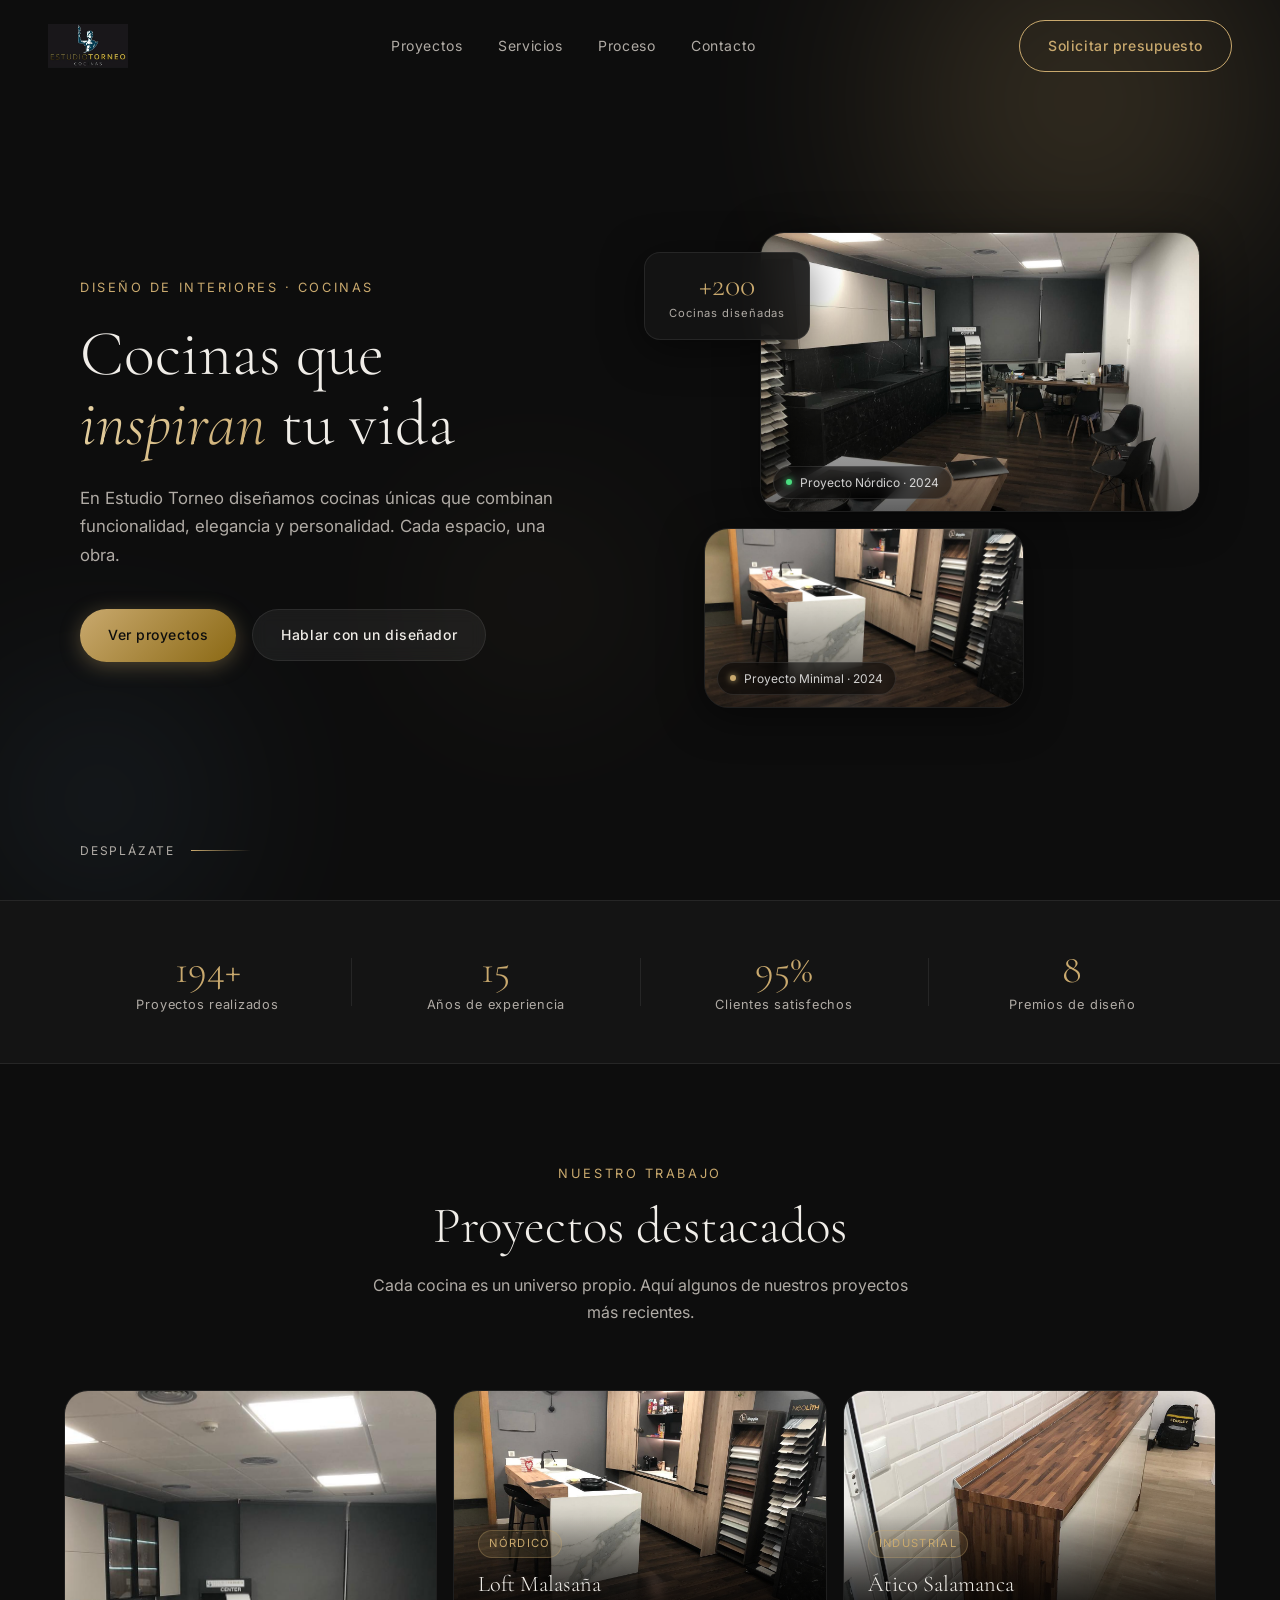
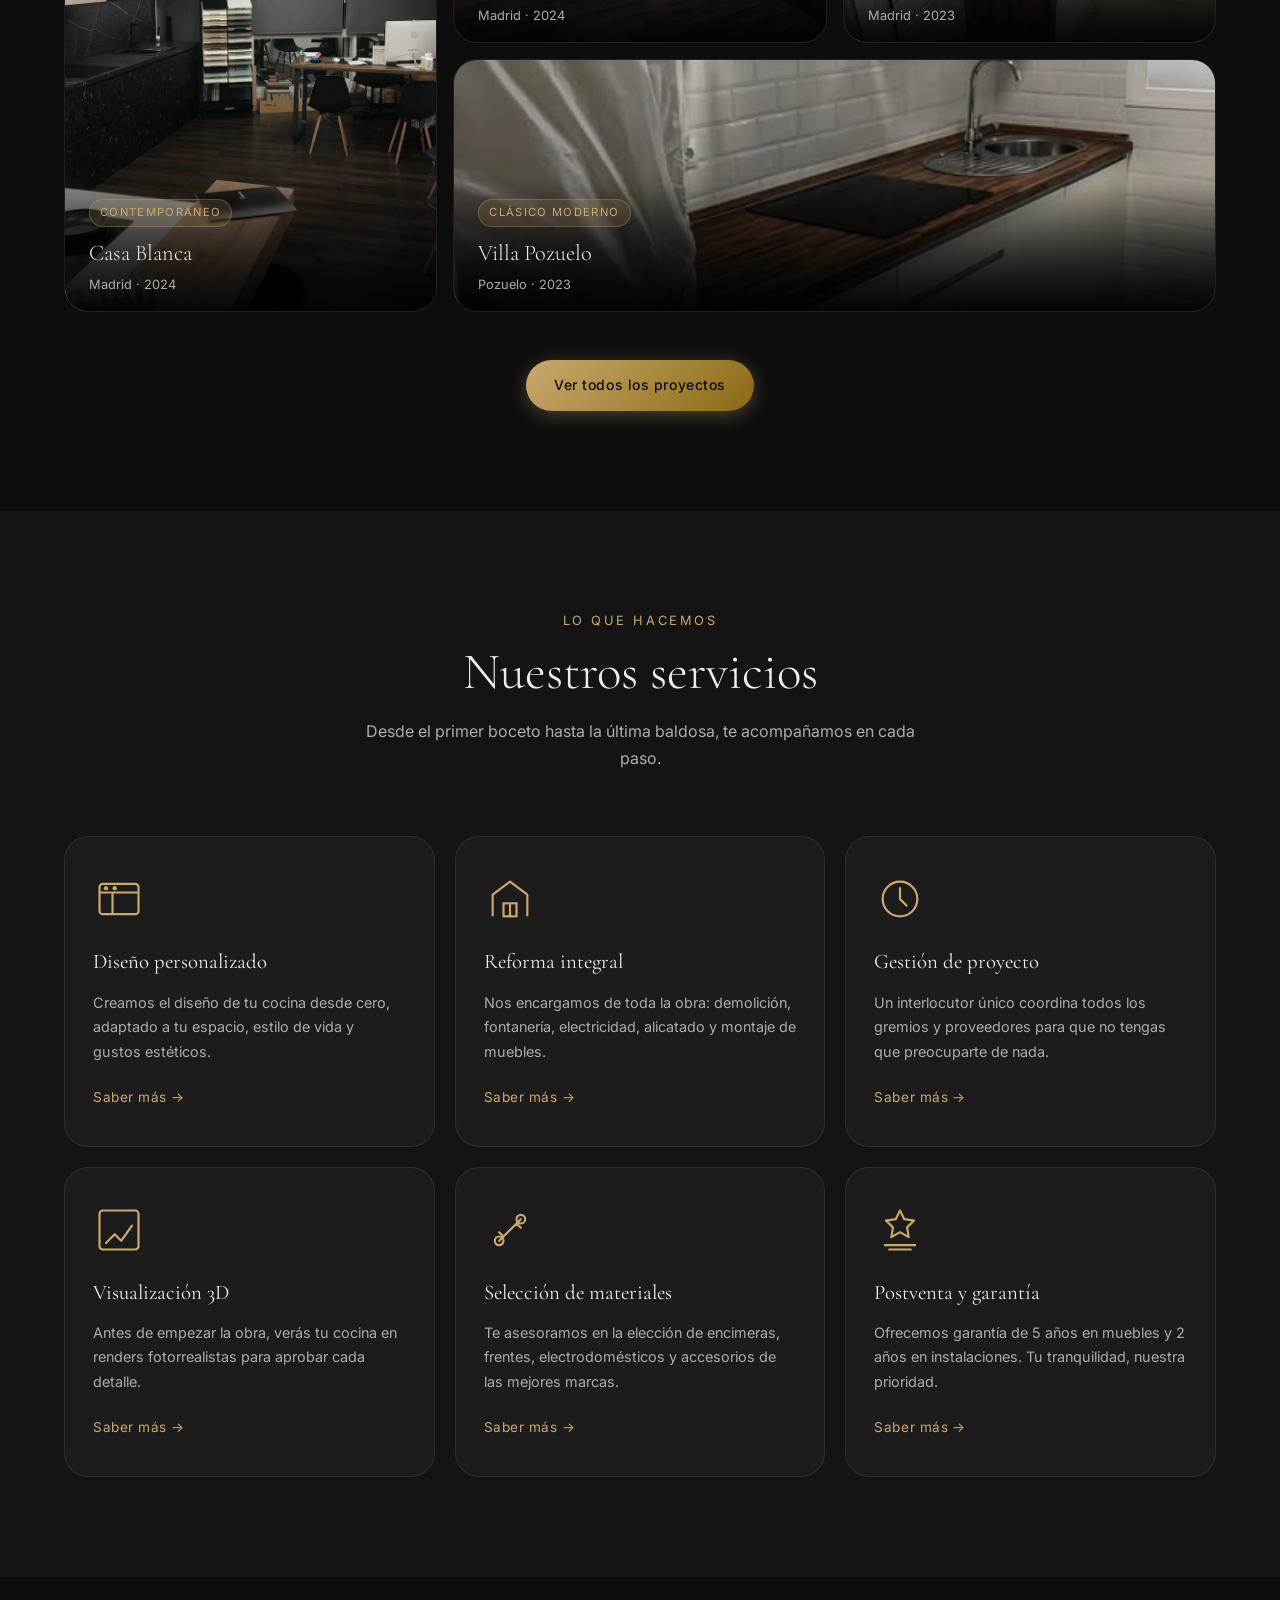
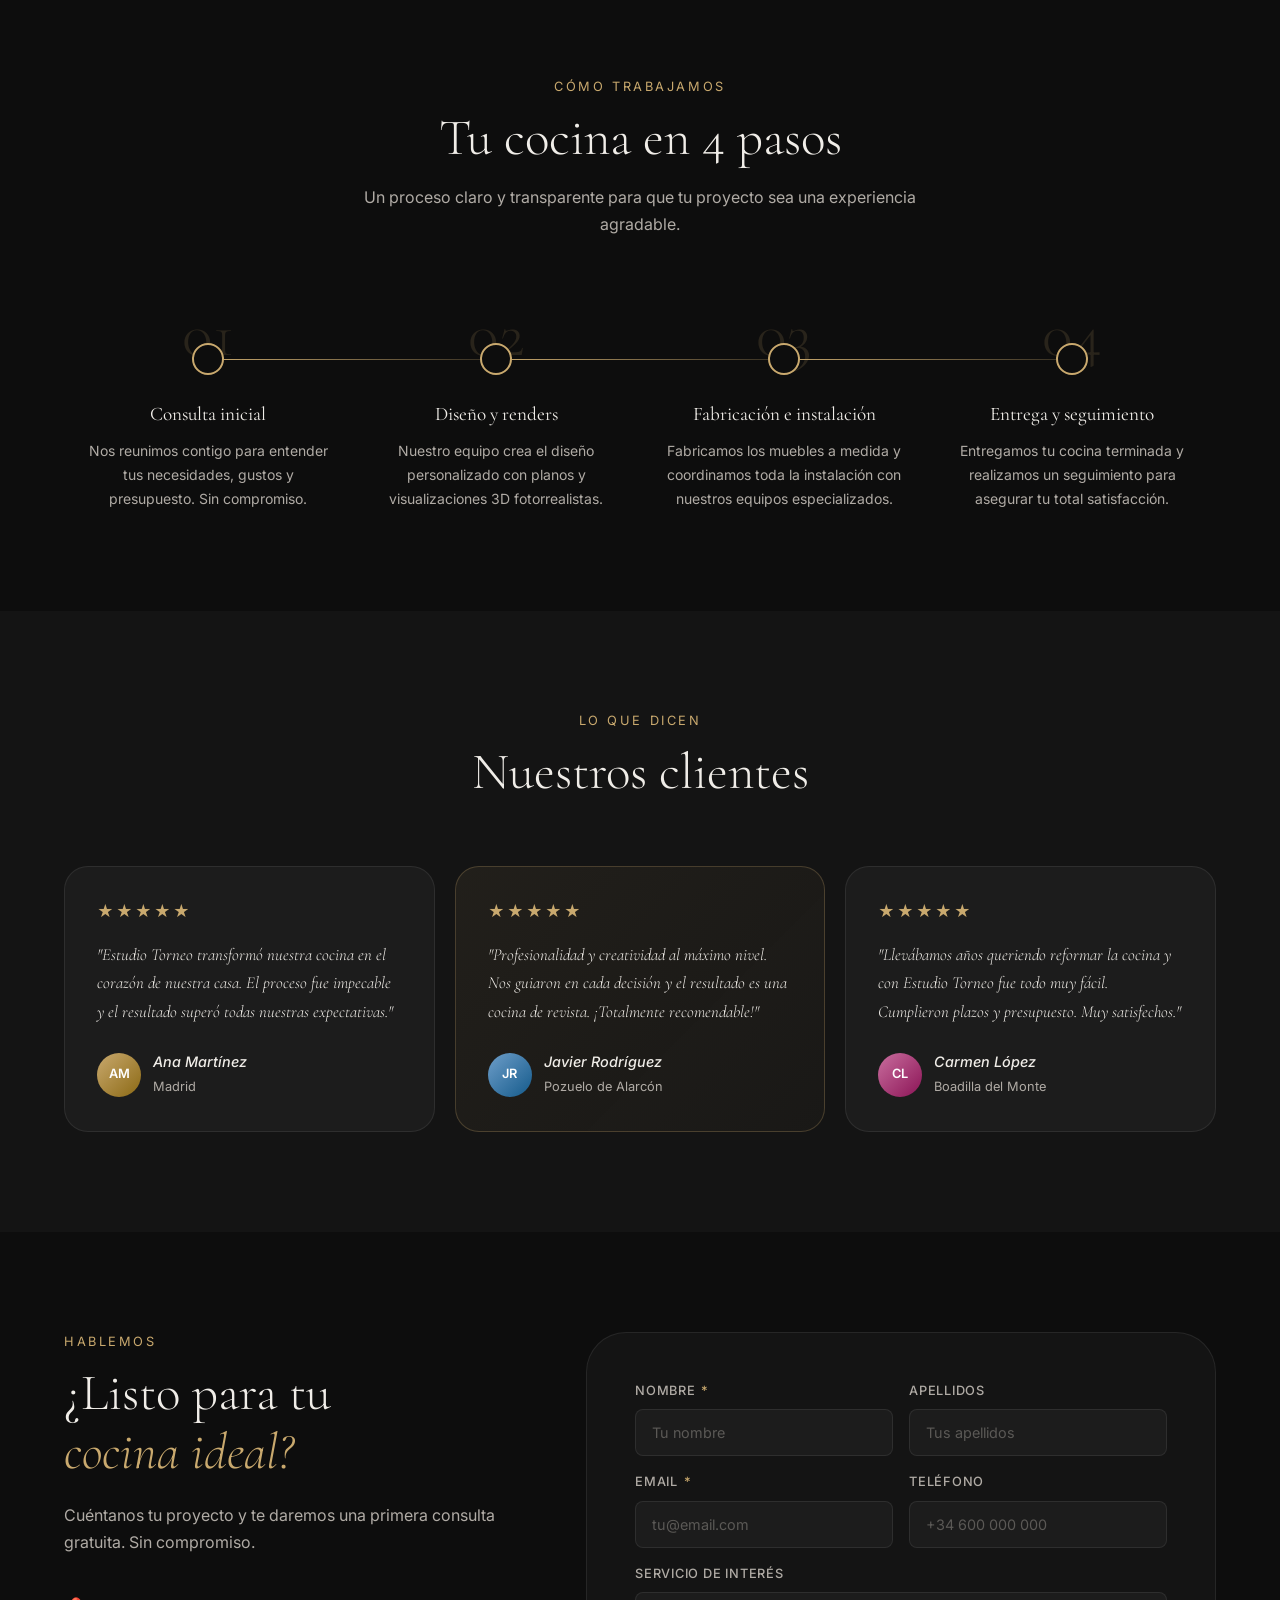
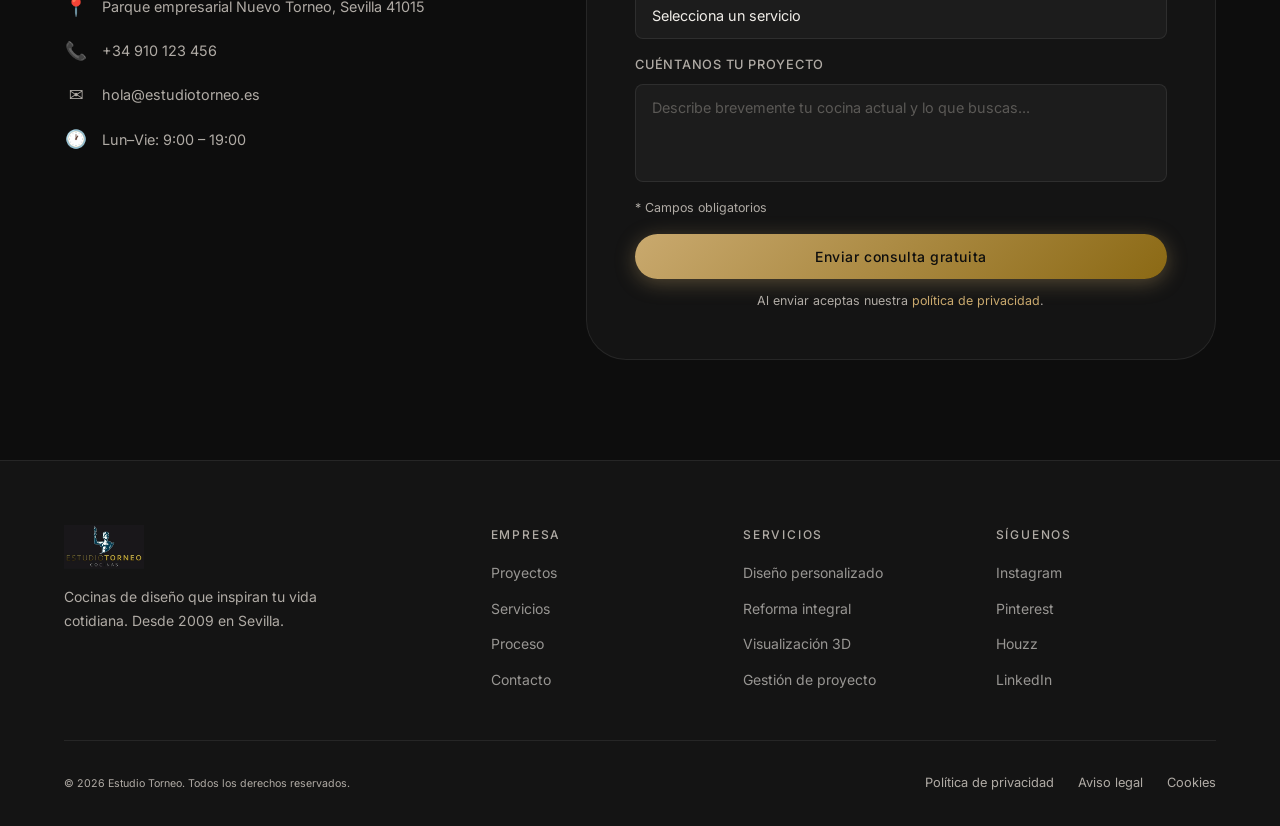
<file: index.html>
<!DOCTYPE html>
<html lang="es">

<head>
    <meta charset="UTF-8" />
    <meta name="viewport" content="width=device-width, initial-scale=1.0" />

    <!-- ===== SEO BÁSICO ===== -->
    <title>Estudio Torneo – Cocinas de Diseño en Sevilla</title>
    <meta name="description"
        content="Estudio Torneo diseña y reforma cocinas exclusivas en Sevilla. Más de 200 proyectos, 15 años de experiencia y garantía de 5 años. Solicita tu presupuesto gratuito." />
    <meta name="keywords"
        content="cocinas diseño Sevilla, reforma cocina Sevilla, cocinas a medida, estudio de cocinas, diseño de interiores cocina" />
    <meta name="author" content="Estudio Torneo" />
    <meta name="robots" content="index, follow" />
    <link rel="canonical" href="https://www.estudiotorneo.es/" />

    <!-- ===== OPEN GRAPH (Facebook, LinkedIn, WhatsApp…) ===== -->
    <meta property="og:type" content="website" />
    <meta property="og:url" content="https://www.estudiotorneo.es/" />
    <meta property="og:title" content="Estudio Torneo – Cocinas de Diseño en Sevilla" />
    <meta property="og:description"
        content="Diseñamos y reformamos cocinas exclusivas en Sevilla. Más de 200 proyectos, 15 años de experiencia. Solicita tu consulta gratuita." />
    <meta property="og:image" content="https://www.estudiotorneo.es/og-image.jpg" />
    <meta property="og:image:width" content="1200" />
    <meta property="og:image:height" content="630" />
    <meta property="og:locale" content="es_ES" />
    <meta property="og:site_name" content="Estudio Torneo" />

    <!-- ===== TWITTER CARD ===== -->
    <meta name="twitter:card" content="summary_large_image" />
    <meta name="twitter:title" content="Estudio Torneo – Cocinas de Diseño en Sevilla" />
    <meta name="twitter:description"
        content="Diseñamos y reformamos cocinas exclusivas en Sevilla. Más de 200 proyectos, 15 años de experiencia." />
    <meta name="twitter:image" content="https://www.estudiotorneo.es/og-image.jpg" />

    <!-- ===== DATOS ESTRUCTURADOS (JSON-LD) ===== -->
    <script type="application/ld+json">
  {
    "@context": "https://schema.org",
    "@type": "InteriorDesigner",
    "name": "Estudio Torneo",
    "description": "Estudio de diseño y reforma de cocinas exclusivas en Sevilla. Más de 200 proyectos realizados con 15 años de experiencia.",
    "url": "https://www.estudiotorneo.es/",
    "telephone": "+34954000000",
    "email": "hola@estudiotorneo.es",
    "address": {
      "@type": "PostalAddress",
      "streetAddress": "Parque empresarial Nuevo Torneo",
      "addressLocality": "Sevilla",
      "addressRegion": "Sevilla",
      "postalCode": "41015",
      "addressCountry": "ES"
    },
    "geo": {
      "@type": "GeoCoordinates",
      "latitude": 40.4200,
      "longitude": -3.7025
    },
    "openingHoursSpecification": [
      {
        "@type": "OpeningHoursSpecification",
        "dayOfWeek": ["Monday","Tuesday","Wednesday","Thursday","Friday"],
        "opens": "09:00",
        "closes": "19:00"
      }
    ],
    "priceRange": "€€€",
    "areaServed": {
      "@type": "City",
      "name": "Sevilla"
    },
    "aggregateRating": {
      "@type": "AggregateRating",
      "ratingValue": "5",
      "reviewCount": "3",
      "bestRating": "5"
    },
    "review": [
      {
        "@type": "Review",
        "author": { "@type": "Person", "name": "Ana Martínez" },
        "reviewRating": { "@type": "Rating", "ratingValue": "5", "bestRating": "5" },
        "reviewBody": "Estudio Torneo transformó nuestra cocina en el corazón de nuestra casa. El proceso fue impecable y el resultado superó todas nuestras expectativas."
      },
      {
        "@type": "Review",
        "author": { "@type": "Person", "name": "Javier Rodríguez" },
        "reviewRating": { "@type": "Rating", "ratingValue": "5", "bestRating": "5" },
        "reviewBody": "Profesionalidad y creatividad al máximo nivel. Nos guiaron en cada decisión y el resultado es una cocina de revista."
      },
      {
        "@type": "Review",
        "author": { "@type": "Person", "name": "Carmen López" },
        "reviewRating": { "@type": "Rating", "ratingValue": "5", "bestRating": "5" },
        "reviewBody": "Llevábamos años queriendo reformar la cocina y con Estudio Torneo fue todo muy fácil. Cumplieron plazos y presupuesto."
      }
    ]
  }
  </script>

    <!-- ===== FUENTES ===== -->
    <link rel="preconnect" href="https://fonts.googleapis.com" />
    <link rel="preconnect" href="https://fonts.gstatic.com" crossorigin />
    <link
        href="https://fonts.googleapis.com/css2?family=Cormorant+Garamond:ital,wght@0,300;0,400;0,600;1,300;1,400&family=Inter:wght@300;400;500;600&display=swap"
        rel="stylesheet" />
    <link rel="stylesheet" href="style.css" />
</head>

<body>

    <!-- SKIP LINK (accesibilidad teclado) -->
    <a href="#main-content" class="skip-link">Saltar al contenido principal</a>

    <!-- NAV -->
    <nav class="nav" id="nav" aria-label="Navegación principal">
        <a href="/" class="nav__logo" aria-label="Estudio Torneo – Inicio">
            <img src="logo.jpg" alt="Logo Estudio Torneo" class="nav__logo-img" />
        </a>
        <ul class="nav__links" role="list">
            <li><a href="#proyectos">Proyectos</a></li>
            <li><a href="#servicios">Servicios</a></li>
            <li><a href="#proceso">Proceso</a></li>
            <li><a href="#contacto">Contacto</a></li>
        </ul>
        <a href="#contacto" class="btn btn--outline nav__cta">Solicitar presupuesto</a>
        <button class="nav__burger" id="burger" aria-label="Abrir menú de navegación" aria-expanded="false"
            aria-controls="mobileMenu">
            <span aria-hidden="true"></span>
            <span aria-hidden="true"></span>
            <span aria-hidden="true"></span>
        </button>
    </nav>

    <!-- MOBILE MENU -->
    <div class="mobile-menu" id="mobileMenu" role="dialog" aria-modal="true" aria-label="Menú de navegación"
        aria-hidden="true">
        <ul role="list">
            <li><a href="#proyectos" class="mobile-link">Proyectos</a></li>
            <li><a href="#servicios" class="mobile-link">Servicios</a></li>
            <li><a href="#proceso" class="mobile-link">Proceso</a></li>
            <li><a href="#contacto" class="mobile-link">Contacto</a></li>
        </ul>
        <a href="#contacto" class="btn btn--primary mobile-link">Solicitar presupuesto</a>
    </div>

    <!-- MAIN CONTENT -->
    <main id="main-content">

        <!-- HERO -->
        <section class="hero" id="inicio" aria-labelledby="hero-heading">
            <div class="hero__bg" aria-hidden="true">
                <div class="hero__shape hero__shape--1"></div>
                <div class="hero__shape hero__shape--2"></div>
                <div class="hero__shape hero__shape--3"></div>
            </div>
            <div class="hero__content">
                <p class="hero__eyebrow">Diseño de interiores · Cocinas</p>
                <h1 class="hero__title" id="hero-heading">
                    Cocinas que<br />
                    <em>inspiran</em> tu vida
                </h1>
                <p class="hero__subtitle">
                    En Estudio Torneo diseñamos cocinas únicas que combinan<br class="hide-mobile" />
                    funcionalidad, elegancia y personalidad. Cada espacio, una obra.
                </p>
                <div class="hero__actions">
                    <a href="#proyectos" class="btn btn--primary">Ver proyectos</a>
                    <a href="#contacto" class="btn btn--ghost">Hablar con un diseñador</a>
                </div>
            </div>
            <div class="hero__visual" aria-hidden="true">
                <div class="kitchen-card kitchen-card--main">
                    <div class="kitchen-card__img kitchen-card__img--1"></div>
                    <div class="kitchen-card__label">
                        <span class="dot dot--green"></span>
                        Proyecto Nórdico · 2024
                    </div>
                </div>
                <div class="kitchen-card kitchen-card--secondary">
                    <div class="kitchen-card__img kitchen-card__img--2"></div>
                    <div class="kitchen-card__label">
                        <span class="dot dot--amber"></span>
                        Proyecto Minimal · 2024
                    </div>
                </div>
                <div class="hero__stat-card">
                    <span class="hero__stat-number">+200</span>
                    <span class="hero__stat-label">Cocinas diseñadas</span>
                </div>
            </div>
            <div class="hero__scroll-hint" aria-hidden="true">
                <span>Desplázate</span>
                <div class="scroll-line"></div>
            </div>
        </section>

        <!-- STATS BAR -->
        <section class="stats" aria-label="Cifras de Estudio Torneo">
            <div class="stats__inner">
                <div class="stat-item">
                    <span class="stat-item__number" aria-label="Más de 200 proyectos realizados">+200</span>
                    <span class="stat-item__label" aria-hidden="true">Proyectos realizados</span>
                </div>
                <div class="stat-divider" aria-hidden="true"></div>
                <div class="stat-item">
                    <span class="stat-item__number" aria-label="15 años de experiencia">15</span>
                    <span class="stat-item__label" aria-hidden="true">Años de experiencia</span>
                </div>
                <div class="stat-divider" aria-hidden="true"></div>
                <div class="stat-item">
                    <span class="stat-item__number" aria-label="98% de clientes satisfechos">98%</span>
                    <span class="stat-item__label" aria-hidden="true">Clientes satisfechos</span>
                </div>
                <div class="stat-divider" aria-hidden="true"></div>
                <div class="stat-item">
                    <span class="stat-item__number" aria-label="8 premios de diseño">8</span>
                    <span class="stat-item__label" aria-hidden="true">Premios de diseño</span>
                </div>
            </div>
        </section>

        <!-- PROYECTOS -->
        <section class="section proyectos" id="proyectos" aria-labelledby="proyectos-heading">
            <div class="container">
                <div class="section__header">
                    <p class="section__eyebrow">Nuestro trabajo</p>
                    <h2 class="section__title" id="proyectos-heading">Proyectos destacados</h2>
                    <p class="section__desc">Cada cocina es un universo propio. Aquí algunos de nuestros proyectos más
                        recientes.</p>
                </div>
                <div class="projects-grid" role="list">
                    <article class="project-card project-card--large" role="listitem"
                        aria-label="Proyecto Casa Blanca – Estilo contemporáneo, Madrid 2024"
                        data-title="Casa Blanca"
                        data-meta="Madrid · 2024"
                        data-desc="Cocina contemporánea con isla central y vinoteca integrada. Diseño pensado para familias que cocinan a diario."
                        data-media='["cocina-blanca-vinoteca.jpg","cocina-blanca-madera.jpg","tour-casa-blanca.mp4"]'>
                        <div class="project-card__img project-card__img--1" role="img"
                            aria-label="Cocina contemporánea del proyecto Casa Blanca en Madrid"></div>
                        <div class="project-card__overlay">
                            <span class="project-card__tag">Contemporáneo</span>
                            <h3 class="project-card__title">Casa Blanca</h3>
                            <p class="project-card__meta">Madrid · 2024</p>
                        </div>
                    </article>
                    <article class="project-card" role="listitem"
                        aria-label="Proyecto Loft Malasaña – Estilo nórdico, Madrid 2024"
                        data-title="Loft Malasaña"
                        data-meta="Madrid · 2024"
                        data-desc="Proyecto de estilo nórdico, colores claros y soluciones de almacenaje oculto."
                        data-media='["cocina-blanca-madera.jpg","loft-malasana-2.jpg"]'>
                        <div class="project-card__img project-card__img--2" role="img"
                            aria-label="Cocina nórdica del proyecto Loft Malasaña en Madrid"></div>
                        <div class="project-card__overlay">
                            <span class="project-card__tag">Nórdico</span>
                            <h3 class="project-card__title">Loft Malasaña</h3>
                            <p class="project-card__meta">Madrid · 2024</p>
                        </div>
                    </article>
                    <article class="project-card" role="listitem"
                        aria-label="Proyecto Ático Salamanca – Estilo industrial, Madrid 2023"
                        data-title="Ático Salamanca"
                        data-meta="Madrid · 2023"
                        data-desc="Estética industrial con materiales robustos y campana integrada."
                        data-media='["showroom-cocina-negra.jpg","atico-salamanca-2.jpg"]'>
                        <div class="project-card__img project-card__img--3" role="img"
                            aria-label="Cocina industrial del proyecto Ático Salamanca en Madrid"></div>
                        <div class="project-card__overlay">
                            <span class="project-card__tag">Industrial</span>
                            <h3 class="project-card__title">Ático Salamanca</h3>
                            <p class="project-card__meta">Madrid · 2023</p>
                        </div>
                    </article>
                    <article class="project-card project-card--wide" role="listitem"
                        aria-label="Proyecto Villa Pozuelo – Estilo clásico moderno, Pozuelo 2023"
                        data-title="Villa Pozuelo"
                        data-meta="Pozuelo · 2023"
                        data-desc="Clásico moderno con encimera de mármol y mobiliario a medida."
                        data-media='["showroom-isla-marmol.jpg","villa-pozuelo-2.jpg","villa-pozuelo-tour.mp4"]'>
                        <div class="project-card__img project-card__img--4" role="img"
                            aria-label="Cocina clásico moderna del proyecto Villa Pozuelo"></div>
                        <div class="project-card__overlay">
                            <span class="project-card__tag">Clásico moderno</span>
                            <h3 class="project-card__title">Villa Pozuelo</h3>
                            <p class="project-card__meta">Pozuelo · 2023</p>
                        </div>
                    </article>
                </div>
                <div class="section__cta">
                    <a href="#contacto" class="btn btn--primary">Ver todos los proyectos</a>
                </div>
            </div>
        </section>

        <!-- SERVICIOS -->
        <section class="section servicios" id="servicios" aria-labelledby="servicios-heading">
            <div class="container">
                <div class="section__header">
                    <p class="section__eyebrow">Lo que hacemos</p>
                    <h2 class="section__title" id="servicios-heading">Nuestros servicios</h2>
                    <p class="section__desc">Desde el primer boceto hasta la última baldosa, te acompañamos en cada
                        paso.</p>
                </div>
                <div class="services-grid">
                    <div class="service-card" id="service-1">
                        <div class="service-card__icon" aria-hidden="true">
                            <svg viewBox="0 0 48 48" fill="none" xmlns="http://www.w3.org/2000/svg" focusable="false">
                                <rect x="6" y="10" width="36" height="28" rx="3" stroke="currentColor"
                                    stroke-width="2" />
                                <path d="M6 18h36" stroke="currentColor" stroke-width="2" />
                                <path d="M18 18v20" stroke="currentColor" stroke-width="2" />
                                <circle cx="12" cy="14" r="2" fill="currentColor" />
                                <circle cx="20" cy="14" r="2" fill="currentColor" />
                            </svg>
                        </div>
                        <h3 class="service-card__title">Diseño personalizado</h3>
                        <p class="service-card__desc">Creamos el diseño de tu cocina desde cero, adaptado a tu espacio,
                            estilo de vida y gustos estéticos.</p>
                        <a href="#contacto" class="service-card__link">Saber más <span aria-hidden="true">→</span><span
                                class="sr-only"> sobre diseño personalizado</span></a>
                    </div>
                    <div class="service-card" id="service-2">
                        <div class="service-card__icon" aria-hidden="true">
                            <svg viewBox="0 0 48 48" fill="none" xmlns="http://www.w3.org/2000/svg" focusable="false">
                                <path d="M8 40V20L24 8l16 12v20" stroke="currentColor" stroke-width="2"
                                    stroke-linejoin="round" />
                                <rect x="18" y="28" width="12" height="12" stroke="currentColor" stroke-width="2" />
                                <path d="M24 28v12" stroke="currentColor" stroke-width="2" />
                            </svg>
                        </div>
                        <h3 class="service-card__title">Reforma integral</h3>
                        <p class="service-card__desc">Nos encargamos de toda la obra: demolición, fontanería,
                            electricidad, alicatado y montaje de muebles.</p>
                        <a href="#contacto" class="service-card__link">Saber más <span aria-hidden="true">→</span><span
                                class="sr-only"> sobre reforma integral</span></a>
                    </div>
                    <div class="service-card" id="service-3">
                        <div class="service-card__icon" aria-hidden="true">
                            <svg viewBox="0 0 48 48" fill="none" xmlns="http://www.w3.org/2000/svg" focusable="false">
                                <circle cx="24" cy="24" r="16" stroke="currentColor" stroke-width="2" />
                                <path d="M24 14v10l6 6" stroke="currentColor" stroke-width="2" stroke-linecap="round" />
                            </svg>
                        </div>
                        <h3 class="service-card__title">Gestión de proyecto</h3>
                        <p class="service-card__desc">Un interlocutor único coordina todos los gremios y proveedores
                            para que no tengas que preocuparte de nada.</p>
                        <a href="#contacto" class="service-card__link">Saber más <span aria-hidden="true">→</span><span
                                class="sr-only"> sobre gestión de proyecto</span></a>
                    </div>
                    <div class="service-card" id="service-4">
                        <div class="service-card__icon" aria-hidden="true">
                            <svg viewBox="0 0 48 48" fill="none" xmlns="http://www.w3.org/2000/svg" focusable="false">
                                <path d="M12 36l8-8 6 6 10-14" stroke="currentColor" stroke-width="2"
                                    stroke-linecap="round" stroke-linejoin="round" />
                                <rect x="6" y="6" width="36" height="36" rx="3" stroke="currentColor"
                                    stroke-width="2" />
                            </svg>
                        </div>
                        <h3 class="service-card__title">Visualización 3D</h3>
                        <p class="service-card__desc">Antes de empezar la obra, verás tu cocina en renders
                            fotorrealistas para aprobar cada detalle.</p>
                        <a href="#contacto" class="service-card__link">Saber más <span aria-hidden="true">→</span><span
                                class="sr-only"> sobre visualización 3D</span></a>
                    </div>
                    <div class="service-card" id="service-5">
                        <div class="service-card__icon" aria-hidden="true">
                            <svg viewBox="0 0 48 48" fill="none" xmlns="http://www.w3.org/2000/svg" focusable="false">
                                <path d="M14 34l4-4m0 0l6-6m-6 6l-4-4m10-2l6-6m0 0l4-4m-4 4l4 4" stroke="currentColor"
                                    stroke-width="2" stroke-linecap="round" />
                                <circle cx="34" cy="14" r="4" stroke="currentColor" stroke-width="2" />
                                <circle cx="14" cy="34" r="4" stroke="currentColor" stroke-width="2" />
                            </svg>
                        </div>
                        <h3 class="service-card__title">Selección de materiales</h3>
                        <p class="service-card__desc">Te asesoramos en la elección de encimeras, frentes,
                            electrodomésticos y accesorios de las mejores marcas.</p>
                        <a href="#contacto" class="service-card__link">Saber más <span aria-hidden="true">→</span><span
                                class="sr-only"> sobre selección de materiales</span></a>
                    </div>
                    <div class="service-card" id="service-6">
                        <div class="service-card__icon" aria-hidden="true">
                            <svg viewBox="0 0 48 48" fill="none" xmlns="http://www.w3.org/2000/svg" focusable="false">
                                <path d="M24 6l4 8 9 1.3-6.5 6.3 1.5 9L24 26l-8 4.6 1.5-9L11 15.3 20 14z"
                                    stroke="currentColor" stroke-width="2" stroke-linejoin="round" />
                                <path d="M10 38h28" stroke="currentColor" stroke-width="2" stroke-linecap="round" />
                                <path d="M14 42h20" stroke="currentColor" stroke-width="2" stroke-linecap="round" />
                            </svg>
                        </div>
                        <h3 class="service-card__title">Postventa y garantía</h3>
                        <p class="service-card__desc">Ofrecemos garantía de 5 años en muebles y 2 años en instalaciones.
                            Tu tranquilidad, nuestra prioridad.</p>
                        <a href="#contacto" class="service-card__link">Saber más <span aria-hidden="true">→</span><span
                                class="sr-only"> sobre postventa y garantía</span></a>
                    </div>
                </div>
            </div>
        </section>

        <!-- PROCESO -->
        <section class="section proceso" id="proceso" aria-labelledby="proceso-heading">
            <div class="container">
                <div class="section__header">
                    <p class="section__eyebrow">Cómo trabajamos</p>
                    <h2 class="section__title" id="proceso-heading">Tu cocina en 4 pasos</h2>
                    <p class="section__desc">Un proceso claro y transparente para que tu proyecto sea una experiencia
                        agradable.</p>
                </div>
                <ol class="process-steps" aria-label="Proceso de trabajo de Estudio Torneo">
                    <li class="process-step">
                        <div class="process-step__number" aria-hidden="true">01</div>
                        <div class="process-step__content">
                            <h3>Consulta inicial</h3>
                            <p>Nos reunimos contigo para entender tus necesidades, gustos y presupuesto. Sin compromiso.
                            </p>
                        </div>
                        <div class="process-step__connector" aria-hidden="true"></div>
                    </li>
                    <li class="process-step">
                        <div class="process-step__number" aria-hidden="true">02</div>
                        <div class="process-step__content">
                            <h3>Diseño y renders</h3>
                            <p>Nuestro equipo crea el diseño personalizado con planos y visualizaciones 3D
                                fotorrealistas.</p>
                        </div>
                        <div class="process-step__connector" aria-hidden="true"></div>
                    </li>
                    <li class="process-step">
                        <div class="process-step__number" aria-hidden="true">03</div>
                        <div class="process-step__content">
                            <h3>Fabricación e instalación</h3>
                            <p>Fabricamos los muebles a medida y coordinamos toda la instalación con nuestros equipos
                                especializados.</p>
                        </div>
                        <div class="process-step__connector" aria-hidden="true"></div>
                    </li>
                    <li class="process-step">
                        <div class="process-step__number" aria-hidden="true">04</div>
                        <div class="process-step__content">
                            <h3>Entrega y seguimiento</h3>
                            <p>Entregamos tu cocina terminada y realizamos un seguimiento para asegurar tu total
                                satisfacción.</p>
                        </div>
                    </li>
                </ol>
            </div>
        </section>

        <!-- TESTIMONIOS -->
        <section class="section testimonios" aria-labelledby="testimonios-heading">
            <div class="container">
                <div class="section__header">
                    <p class="section__eyebrow">Lo que dicen</p>
                    <h2 class="section__title" id="testimonios-heading">Nuestros clientes</h2>
                </div>
                <div class="testimonials-grid">
                    <div class="testimonial-card">
                        <div class="testimonial-card__stars" aria-label="Valoración: 5 de 5 estrellas">
                            <span aria-hidden="true">★★★★★</span>
                        </div>
                        <blockquote class="testimonial-card__text">
                            <p>"Estudio Torneo transformó nuestra cocina en el corazón de nuestra casa. El proceso fue
                                impecable y el resultado superó todas nuestras expectativas."</p>
                        </blockquote>
                        <footer class="testimonial-card__author">
                            <div class="testimonial-card__avatar"
                                style="background: linear-gradient(135deg, #c9a96e, #8b6914);" aria-hidden="true">AM
                            </div>
                            <div>
                                <cite><strong>Ana Martínez</strong></cite>
                                <span>Madrid</span>
                            </div>
                        </footer>
                    </div>
                    <div class="testimonial-card testimonial-card--featured">
                        <div class="testimonial-card__stars" aria-label="Valoración: 5 de 5 estrellas">
                            <span aria-hidden="true">★★★★★</span>
                        </div>
                        <blockquote class="testimonial-card__text">
                            <p>"Profesionalidad y creatividad al máximo nivel. Nos guiaron en cada decisión y el
                                resultado es una cocina de revista. ¡Totalmente recomendable!"</p>
                        </blockquote>
                        <footer class="testimonial-card__author">
                            <div class="testimonial-card__avatar"
                                style="background: linear-gradient(135deg, #6e9ec9, #145a8b);" aria-hidden="true">JR
                            </div>
                            <div>
                                <cite><strong>Javier Rodríguez</strong></cite>
                                <span>Pozuelo de Alarcón</span>
                            </div>
                        </footer>
                    </div>
                    <div class="testimonial-card">
                        <div class="testimonial-card__stars" aria-label="Valoración: 5 de 5 estrellas">
                            <span aria-hidden="true">★★★★★</span>
                        </div>
                        <blockquote class="testimonial-card__text">
                            <p>"Llevábamos años queriendo reformar la cocina y con Estudio Torneo fue todo muy fácil.
                                Cumplieron plazos y presupuesto. Muy satisfechos."</p>
                        </blockquote>
                        <footer class="testimonial-card__author">
                            <div class="testimonial-card__avatar"
                                style="background: linear-gradient(135deg, #c96e9e, #8b1456);" aria-hidden="true">CL
                            </div>
                            <div>
                                <cite><strong>Carmen López</strong></cite>
                                <span>Boadilla del Monte</span>
                            </div>
                        </footer>
                    </div>
                </div>
            </div>
        </section>

        <!-- CONTACTO -->
        <section class="section contacto" id="contacto" aria-labelledby="contacto-heading">
            <div class="container">
                <div class="contact-wrapper">
                    <div class="contact-info">
                        <p class="section__eyebrow">Hablemos</p>
                        <h2 class="section__title" id="contacto-heading">¿Listo para tu<br /><em>cocina ideal?</em></h2>
                        <p class="contact-info__desc">Cuéntanos tu proyecto y te daremos una primera consulta gratuita.
                            Sin compromiso.</p>
                        <address>
                            <ul class="contact-details">
                                <li>
                                    <span class="contact-details__icon" aria-hidden="true">📍</span>
                                    <a href="https://www.google.com/maps/search/?api=1&query=Estudio+Torneo+Cocinas+Parque+empresarial+Nuevo+Torneo+Seville+Spain+41015"
                                        target="_blank" rel="noopener noreferrer">
                                        Parque empresarial Nuevo Torneo, Sevilla 41015
                                    </a>
                                </li>
                                <li>
                                    <span class="contact-details__icon" aria-hidden="true">📞</span>
                                    <a href="tel:+34910123456">+34 910 123 456</a>
                                </li>
                                <li>
                                    <span class="contact-details__icon" aria-hidden="true">✉️</span>
                                    <a href="mailto:hola@estudiotorneo.es">hola@estudiotorneo.es</a>
                                </li>
                                <li>
                                    <span class="contact-details__icon" aria-hidden="true">🕐</span>
                                    <span>Lun–Vie: 9:00 – 19:00</span>
                                </li>
                            </ul>
                        </address>
                    </div>
                    <form id="contactForm" class="contact-form" action="https://formsubmit.co/alvaroaradilla@gmail.com" method="POST"
                        novalidate aria-label="Formulario de contacto">

                        <!-- Ajustes de FormSubmit -->
                        <input type="hidden" name="_subject" value="Nueva consulta desde Estudio Torneo">
                        <input type="hidden" name="_captcha" value="false">
                        <input type="hidden" name="_template" value="table">
                        <input type="hidden" name="_next"
                            value="https://alvaroaradillamartin.github.io/Estudio-torneo/gracias.html">

                        <div class="form-row">
                            <div class="form-group">
                                <label for="nombre">Nombre <span class="required-mark"
                                        aria-hidden="true">*</span></label>
                                <input type="text" id="nombre" name="nombre" placeholder="Tu nombre" required
                                    aria-required="true" autocomplete="given-name" />
                            </div>
                            <div class="form-group">
                                <label for="apellidos">Apellidos</label>
                                <input type="text" id="apellidos" name="apellidos" placeholder="Tus apellidos"
                                    autocomplete="family-name" />
                            </div>
                        </div>

                        <div class="form-row">
                            <div class="form-group">
                                <label for="email">Email <span class="required-mark" aria-hidden="true">*</span></label>
                                <input type="email" id="email" name="email" placeholder="tu@email.com" required
                                    aria-required="true" autocomplete="email" />
                            </div>
                            <div class="form-group">
                                <label for="telefono">Teléfono</label>
                                <input type="tel" id="telefono" name="telefono" placeholder="+34 600 000 000"
                                    autocomplete="tel" />
                            </div>
                        </div>

                        <div class="form-group">
                            <label for="servicio">Servicio de interés</label>
                            <select id="servicio" name="servicio" aria-describedby="servicio-hint">
                                <option value="">Selecciona un servicio</option>
                                <option value="diseno">Diseño personalizado</option>
                                <option value="reforma">Reforma integral</option>
                                <option value="asesoria">Asesoría de materiales</option>
                                <option value="otro">Otro</option>
                            </select>
                            <span id="servicio-hint" class="sr-only">Opcional. Selecciona el servicio que más te
                                interesa.</span>
                        </div>

                        <div class="form-group">
                            <label for="mensaje">Cuéntanos tu proyecto</label>
                            <textarea id="mensaje" name="mensaje" rows="4"
                                placeholder="Describe brevemente tu cocina actual y lo que buscas..."></textarea>
                        </div>

                        <p class="form-required-note"><span aria-hidden="true">*</span> Campos obligatorios</p>

                        <button type="submit" class="btn btn--primary btn--full" id="submitBtn">
                            Enviar consulta gratuita
                        </button>

                        <p class="form-privacy">Al enviar aceptas nuestra <a href="#">política de privacidad</a>.</p>
                    </form>

                </div>
            </div>
        </section>

    </main><!-- /main -->

    <!-- FOOTER -->
    <footer class="footer" role="contentinfo">
        <div class="container">
            <div class="footer__top">
                <div class="footer__brand">
                    <a href="/" class="nav__logo" aria-label="Estudio Torneo – Inicio">
                        <img src="logo.jpg" alt="Logo Estudio Torneo" class="nav__logo-img" />
                    </a>
                    <p>Cocinas de diseño que inspiran tu vida cotidiana. Desde 2009 en Sevilla.</p>
                </div>
                <nav class="footer__links" aria-label="Navegación del pie de página">
                    <div class="footer__col">
                        <h3 class="footer__col-heading">Empresa</h3>
                        <ul role="list">
                            <li><a href="#proyectos">Proyectos</a></li>
                            <li><a href="#servicios">Servicios</a></li>
                            <li><a href="#proceso">Proceso</a></li>
                            <li><a href="#contacto">Contacto</a></li>
                        </ul>
                    </div>
                    <div class="footer__col">
                        <h3 class="footer__col-heading">Servicios</h3>
                        <ul role="list">
                            <li><a href="#servicios">Diseño personalizado</a></li>
                            <li><a href="#servicios">Reforma integral</a></li>
                            <li><a href="#servicios">Visualización 3D</a></li>
                            <li><a href="#servicios">Gestión de proyecto</a></li>
                        </ul>
                    </div>
                    <div class="footer__col">
                        <h3 class="footer__col-heading">Síguenos</h3>
                        <ul role="list">
                            <li><a href="#" rel="noopener noreferrer"
                                    aria-label="Estudio Torneo en Instagram">Instagram</a></li>
                            <li><a href="#" rel="noopener noreferrer"
                                    aria-label="Estudio Torneo en Pinterest">Pinterest</a></li>
                            <li><a href="#" rel="noopener noreferrer" aria-label="Estudio Torneo en Houzz">Houzz</a>
                            </li>
                            <li><a href="#" rel="noopener noreferrer"
                                    aria-label="Estudio Torneo en LinkedIn">LinkedIn</a></li>
                        </ul>
                    </div>
                </nav>
            </div>
            <div class="footer__bottom">
                <p><small>© <span id="year"></span> Estudio Torneo. Todos los derechos reservados.</small></p>
                <nav class="footer__legal" aria-label="Avisos legales">
                    <a href="#">Política de privacidad</a>
                    <a href="#">Aviso legal</a>
                    <a href="#">Cookies</a>
                </nav>
            </div>
        </div>
    </footer>

    <!-- PROYECTO MODAL / CARRUSEL -->
    <div class="modal-overlay" id="projectModal" aria-hidden="true">
        <div class="modal" role="dialog" aria-modal="true" aria-label="Visor de proyecto">
            <button class="modal__close" id="modalClose" aria-label="Cerrar">✕</button>
            <div class="modal__media">
                <button class="carousel__nav carousel__nav--prev" id="prevBtn" aria-label="Anterior">‹</button>
                <div class="carousel" id="carousel" tabindex="0">
                    <div class="carousel__track" id="carouselTrack" aria-live="polite"></div>
                </div>
                <button class="carousel__nav carousel__nav--next" id="nextBtn" aria-label="Siguiente">›</button>
            </div>
            <div class="modal__meta">
                <h3 id="modalTitle"></h3>
                <p class="modal__meta-line" id="modalMeta"></p>
                <p class="modal__desc" id="modalDesc"></p>
            </div>
        </div>
    </div>

    <script src="script.js"></script>
</body>

</html>
</file>
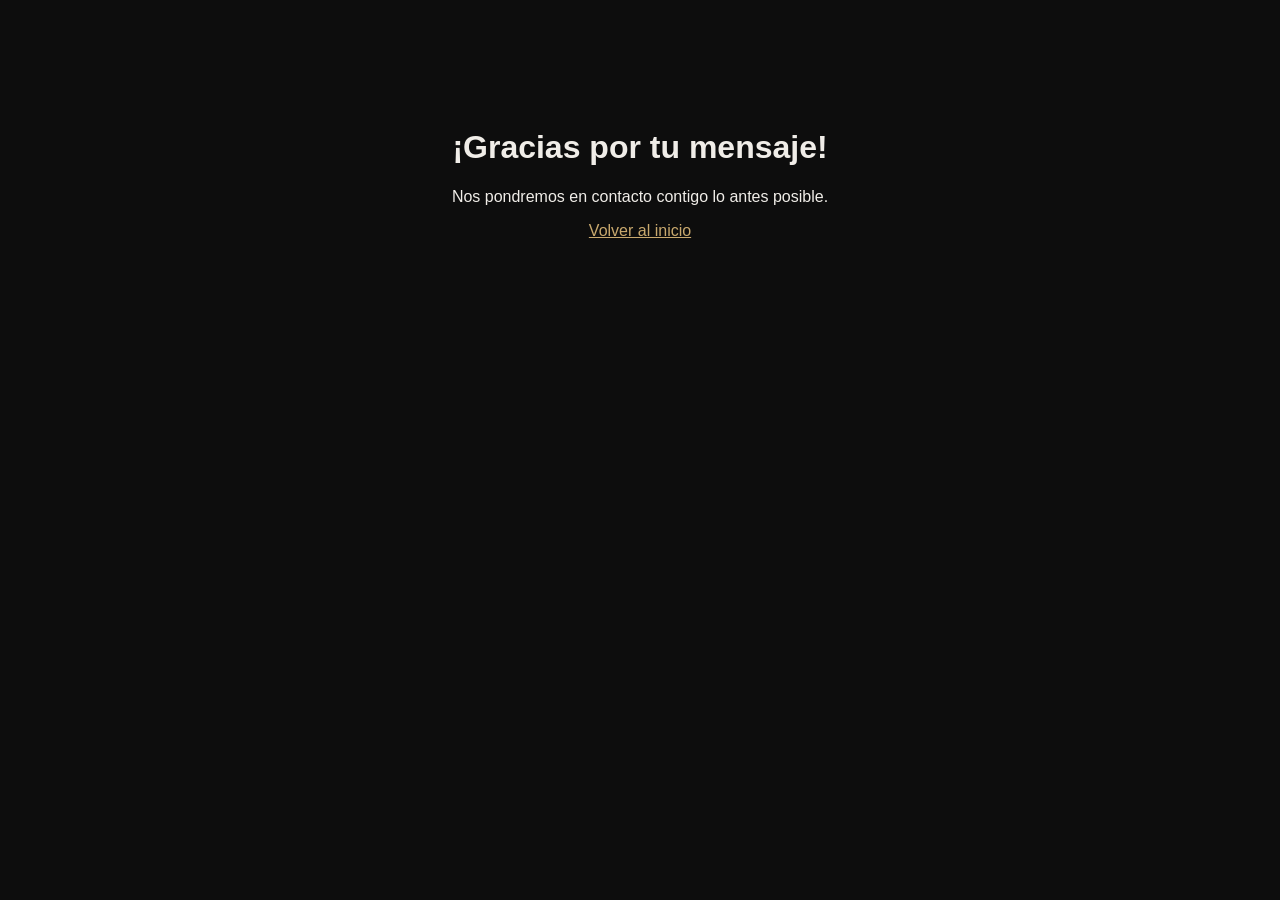
<file: gracias.html>
<!DOCTYPE html>
<html lang="es">
<head>
    <meta charset="UTF-8">
    <title>Gracias</title>
    <style>
        body {
            background: #0d0d0d;
            color: #f0ede8;
            font-family: 'Inter', sans-serif;
            text-align: center;
            padding: 100px 20px;
        }
        a {
            color: #c9a96e;
        }
    </style>
</head>
<body>
    <h1>¡Gracias por tu mensaje!</h1>
    <p>Nos pondremos en contacto contigo lo antes posible.</p>
    <p><a href="https://alvaroaradillamartin.github.io/Estudio-torneo/">Volver al inicio</a></p>
</body>
</html>
</file>
<file: style.css>
/* ============================================================
   ESTUDIO TORNEO – CSS
   ============================================================ */

/* ---------- RESET & BASE ---------- */
*,
*::before,
*::after {
    box-sizing: border-box;
    margin: 0;
    padding: 0;
}

:root {
    --clr-bg: #0d0d0d;
    --clr-surface: #141414;
    --clr-surface2: #1c1c1c;
    --clr-border: rgba(255, 255, 255, .08);
    --clr-text: #f0ede8;
    --clr-muted: #9a9590;
    --clr-gold: #c9a96e;
    --clr-gold-lt: #e8d5a8;
    --clr-gold-dk: #8b6914;
    --clr-accent: #d4b483;
    --ff-serif: 'Cormorant Garamond', Georgia, serif;
    --ff-sans: 'Inter', system-ui, sans-serif;
    --radius-sm: 8px;
    --radius-md: 16px;
    --radius-lg: 24px;
    --radius-xl: 40px;
    --shadow-card: 0 8px 40px rgba(0, 0, 0, .5);
    --shadow-glow: 0 0 60px rgba(201, 169, 110, .15);
    --transition: .35s cubic-bezier(.4, 0, .2, 1);
}

html {
    scroll-behavior: smooth;
    font-size: 16px;
}

body {
    font-family: var(--ff-sans);
    background: var(--clr-bg);
    color: var(--clr-text);
    line-height: 1.6;
    overflow-x: hidden;
}

a {
    color: inherit;
    text-decoration: none;
}

ul {
    list-style: none;
}

img {
    display: block;
    max-width: 100%;
}

.container {
    max-width: 1200px;
    margin: 0 auto;
    padding: 0 24px;
}

.hide-mobile {
    display: inline;
}

/* ---------- BUTTONS ---------- */
.btn {
    display: inline-flex;
    align-items: center;
    gap: 8px;
    padding: 14px 28px;
    border-radius: 100px;
    font-family: var(--ff-sans);
    font-size: .875rem;
    font-weight: 500;
    letter-spacing: .04em;
    cursor: pointer;
    border: none;
    transition: var(--transition);
    white-space: nowrap;
}

.btn--primary {
    background: linear-gradient(135deg, var(--clr-gold), var(--clr-gold-dk));
    color: #0d0d0d;
    box-shadow: 0 4px 20px rgba(201, 169, 110, .35);
}

.btn--primary:hover {
    transform: translateY(-2px);
    box-shadow: 0 8px 30px rgba(201, 169, 110, .5);
}

.btn--outline {
    background: transparent;
    color: var(--clr-gold);
    border: 1.5px solid var(--clr-gold);
}

.btn--outline:hover {
    background: var(--clr-gold);
    color: #0d0d0d;
}

.btn--ghost {
    background: rgba(255, 255, 255, .06);
    color: var(--clr-text);
    border: 1.5px solid var(--clr-border);
    backdrop-filter: blur(8px);
}

.btn--ghost:hover {
    background: rgba(255, 255, 255, .12);
    border-color: rgba(255, 255, 255, .2);
}

.btn--full {
    width: 100%;
    justify-content: center;
}

/* ---------- NAV ---------- */
.nav {
    position: fixed;
    top: 0;
    left: 0;
    right: 0;
    z-index: 100;
    display: flex;
    align-items: center;
    justify-content: space-between;
    padding: 20px 48px;
    transition: var(--transition);
}

.nav.scrolled {
    background: rgba(13, 13, 13, .92);
    backdrop-filter: blur(20px);
    border-bottom: 1px solid var(--clr-border);
    padding: 14px 48px;
}

.nav__logo {
    display: flex;
    align-items: center;
    gap: 12px;
}

.nav__logo-img {
    height: 44px;
    width: auto;
    object-fit: contain;
    transition: transform var(--transition);
}

.nav__logo:hover .nav__logo-img {
    transform: scale(1.05);
}

.nav__links {
    display: flex;
    gap: 36px;
}

.nav__links a {
    font-size: .875rem;
    color: var(--clr-muted);
    letter-spacing: .04em;
    transition: color var(--transition);
    position: relative;
}

.nav__links a::after {
    content: '';
    position: absolute;
    bottom: -4px;
    left: 0;
    right: 0;
    height: 1px;
    background: var(--clr-gold);
    transform: scaleX(0);
    transition: transform var(--transition);
}

.nav__links a:hover {
    color: var(--clr-text);
}

.nav__links a:hover::after {
    transform: scaleX(1);
}

.nav__burger {
    display: none;
    flex-direction: column;
    gap: 5px;
    background: none;
    border: none;
    cursor: pointer;
    padding: 4px;
}

.nav__burger span {
    display: block;
    width: 24px;
    height: 2px;
    background: var(--clr-text);
    border-radius: 2px;
    transition: var(--transition);
}

/* ---------- MOBILE MENU ---------- */
.mobile-menu {
    position: fixed;
    top: 0;
    left: 0;
    right: 0;
    bottom: 0;
    z-index: 99;
    background: rgba(13, 13, 13, .97);
    backdrop-filter: blur(20px);
    display: flex;
    flex-direction: column;
    align-items: center;
    justify-content: center;
    gap: 32px;
    opacity: 0;
    pointer-events: none;
    transition: opacity var(--transition);
}

.mobile-menu.open {
    opacity: 1;
    pointer-events: all;
}

.mobile-menu ul {
    display: flex;
    flex-direction: column;
    align-items: center;
    gap: 24px;
}

.mobile-menu a {
    font-size: 1.5rem;
    font-family: var(--ff-serif);
}

/* ---------- HERO ---------- */
.hero {
    min-height: 100vh;
    display: grid;
    grid-template-columns: 1fr 1fr;
    align-items: center;
    gap: 48px;
    padding: 120px 80px 80px;
    position: relative;
    overflow: hidden;
}

.hero__bg {
    position: absolute;
    inset: 0;
    pointer-events: none;
}

.hero__shape {
    position: absolute;
    border-radius: 50%;
    filter: blur(80px);
    opacity: .25;
}

.hero__shape--1 {
    width: 600px;
    height: 600px;
    background: radial-gradient(circle, var(--clr-gold) 0%, transparent 70%);
    top: -200px;
    right: -100px;
}

.hero__shape--2 {
    width: 400px;
    height: 400px;
    background: radial-gradient(circle, #6e9ec9 0%, transparent 70%);
    bottom: -100px;
    left: -100px;
    opacity: .12;
}

.hero__shape--3 {
    width: 300px;
    height: 300px;
    background: radial-gradient(circle, var(--clr-gold) 0%, transparent 70%);
    top: 50%;
    left: 30%;
    opacity: .08;
}

.hero__content {
    position: relative;
    z-index: 2;
}

.hero__eyebrow {
    font-size: .8rem;
    letter-spacing: .2em;
    text-transform: uppercase;
    color: var(--clr-gold);
    margin-bottom: 20px;
}

.hero__title {
    font-family: var(--ff-serif);
    font-size: clamp(3rem, 5vw, 5rem);
    font-weight: 300;
    line-height: 1.1;
    margin-bottom: 24px;
    color: var(--clr-text);
}

.hero__title em {
    font-style: italic;
    background: linear-gradient(135deg, var(--clr-gold-lt), var(--clr-gold));
    -webkit-background-clip: text;
    -webkit-text-fill-color: transparent;
    background-clip: text;
}

.hero__subtitle {
    font-size: 1.05rem;
    color: var(--clr-muted);
    line-height: 1.7;
    margin-bottom: 40px;
    max-width: 480px;
}

.hero__actions {
    display: flex;
    gap: 16px;
    flex-wrap: wrap;
}

/* Hero Visual */
.hero__visual {
    position: relative;
    z-index: 2;
    display: flex;
    flex-direction: column;
    gap: 16px;
    align-items: flex-end;
}

.kitchen-card {
    border-radius: var(--radius-lg);
    overflow: hidden;
    position: relative;
    box-shadow: var(--shadow-card);
    border: 1px solid var(--clr-border);
}

.kitchen-card--main {
    width: 100%;
    max-width: 440px;
    height: 280px;
}

.kitchen-card--secondary {
    width: 75%;
    max-width: 320px;
    height: 180px;
    align-self: flex-start;
    margin-left: 40px;
}

.kitchen-card__img {
    width: 100%;
    height: 100%;
    background-size: cover;
    background-position: center;
    transition: transform .6s ease;
}

.kitchen-card:hover .kitchen-card__img {
    transform: scale(1.05);
}

/* Kitchen image gradients (simulating photos) */
.kitchen-card__img--1 {
    background:
        linear-gradient(180deg, transparent 40%, rgba(0, 0, 0, .6) 100%),
        url('cocina-blanca-vinoteca.jpg') center/cover no-repeat;
    position: relative;
}

.kitchen-card__img--2 {
    background:
        linear-gradient(180deg, transparent 40%, rgba(0, 0, 0, .6) 100%),
        url('cocina-blanca-madera.jpg') center/cover no-repeat;
}

.kitchen-card__label {
    position: absolute;
    bottom: 12px;
    left: 12px;
    display: flex;
    align-items: center;
    gap: 8px;
    font-size: .75rem;
    color: rgba(255, 255, 255, .8);
    background: rgba(0, 0, 0, .5);
    backdrop-filter: blur(8px);
    padding: 6px 12px;
    border-radius: 100px;
    border: 1px solid rgba(255, 255, 255, .1);
}

.dot {
    width: 6px;
    height: 6px;
    border-radius: 50%;
}

.dot--green {
    background: #4ade80;
    box-shadow: 0 0 6px #4ade80;
}

.dot--amber {
    background: var(--clr-gold);
    box-shadow: 0 0 6px var(--clr-gold);
}

.hero__stat-card {
    position: absolute;
    top: 20px;
    left: -20px;
    background: rgba(20, 20, 20, .9);
    backdrop-filter: blur(16px);
    border: 1px solid var(--clr-border);
    border-radius: var(--radius-md);
    padding: 16px 24px;
    text-align: center;
    box-shadow: var(--shadow-card);
}

.hero__stat-number {
    display: block;
    font-family: var(--ff-serif);
    font-size: 2rem;
    font-weight: 300;
    color: var(--clr-gold);
    line-height: 1;
}

.hero__stat-label {
    display: block;
    font-size: .7rem;
    color: var(--clr-muted);
    letter-spacing: .08em;
    margin-top: 4px;
}

.hero__scroll-hint {
    position: absolute;
    bottom: 40px;
    left: 80px;
    display: flex;
    align-items: center;
    gap: 16px;
    font-size: .75rem;
    letter-spacing: .15em;
    text-transform: uppercase;
    color: var(--clr-muted);
}

.scroll-line {
    width: 60px;
    height: 1px;
    background: linear-gradient(90deg, var(--clr-gold), transparent);
    position: relative;
    overflow: hidden;
}

.scroll-line::after {
    content: '';
    position: absolute;
    top: 0;
    left: -100%;
    width: 100%;
    height: 100%;
    background: linear-gradient(90deg, transparent, white, transparent);
    animation: shimmer 2s infinite;
}

@keyframes shimmer {
    to {
        left: 100%;
    }
}

/* ---------- STATS BAR ---------- */
.stats {
    padding: 48px 0;
    border-top: 1px solid var(--clr-border);
    border-bottom: 1px solid var(--clr-border);
    background: var(--clr-surface);
}

.stats__inner {
    max-width: 1200px;
    margin: 0 auto;
    padding: 0 24px;
    display: flex;
    align-items: center;
    justify-content: center;
    gap: 0;
}

.stat-item {
    flex: 1;
    text-align: center;
    padding: 0 24px;
}

.stat-item__number {
    display: block;
    font-family: var(--ff-serif);
    font-size: 2.5rem;
    font-weight: 300;
    color: var(--clr-gold);
    line-height: 1;
}

.stat-item__label {
    display: block;
    font-size: .8rem;
    color: var(--clr-muted);
    margin-top: 6px;
    letter-spacing: .06em;
}

.stat-divider {
    width: 1px;
    height: 48px;
    background: var(--clr-border);
    flex-shrink: 0;
}

/* ---------- SECTIONS ---------- */
.section {
    padding: 100px 0;
}

.section__header {
    text-align: center;
    margin-bottom: 64px;
}

.section__eyebrow {
    font-size: .8rem;
    letter-spacing: .2em;
    text-transform: uppercase;
    color: var(--clr-gold);
    margin-bottom: 12px;
}

.section__title {
    font-family: var(--ff-serif);
    font-size: clamp(2rem, 4vw, 3.5rem);
    font-weight: 300;
    line-height: 1.15;
    margin-bottom: 16px;
}

.section__title em {
    font-style: italic;
    color: var(--clr-gold);
}

.section__desc {
    font-size: 1rem;
    color: var(--clr-muted);
    max-width: 560px;
    margin: 0 auto;
    line-height: 1.7;
}

.section__cta {
    text-align: center;
    margin-top: 48px;
}

/* ---------- PROJECTS ---------- */
.proyectos {
    background: var(--clr-bg);
}

.projects-grid {
    display: grid;
    grid-template-columns: repeat(3, 1fr);
    grid-template-rows: auto auto;
    gap: 16px;
}

.project-card {
    position: relative;
    border-radius: var(--radius-lg);
    overflow: hidden;
    cursor: pointer;
    border: 1px solid var(--clr-border);
}

.project-card--large {
    grid-column: 1 / 2;
    grid-row: 1 / 3;
    min-height: 520px;
}

.project-card:not(.project-card--large):not(.project-card--wide) {
    min-height: 240px;
}

.project-card--wide {
    grid-column: 2 / 4;
    min-height: 240px;
}

.project-card__img {
    width: 100%;
    height: 100%;
    min-height: inherit;
    background-size: cover;
    background-position: center;
    transition: transform .6s ease;
}

.project-card:hover .project-card__img {
    transform: scale(1.06);
}

/* Project image backgrounds */
.project-card__img--1 {
    background:
        linear-gradient(180deg, transparent 50%, rgba(0, 0, 0, .85) 100%),
        url('cocina-blanca-vinoteca.jpg') center/cover no-repeat;
    position: relative;
}

.project-card__img--2 {
    background:
        linear-gradient(180deg, transparent 50%, rgba(0, 0, 0, .85) 100%),
        url('cocina-blanca-madera.jpg') center/cover no-repeat;
    position: relative;
}

.project-card__img--3 {
    background:
        linear-gradient(180deg, transparent 50%, rgba(0, 0, 0, .85) 100%),
        url('showroom-cocina-negra.jpg') center/cover no-repeat;
    position: relative;
}

.project-card__img--4 {
    background:
        linear-gradient(180deg, transparent 50%, rgba(0, 0, 0, .85) 100%),
        url('showroom-isla-marmol.jpg') center/cover no-repeat;
    position: relative;
}

.project-card__overlay {
    position: absolute;
    bottom: 0;
    left: 0;
    right: 0;
    padding: 24px;
    background: linear-gradient(0deg, rgba(0, 0, 0, .8) 0%, transparent 100%);
    transform: translateY(8px);
    transition: transform var(--transition);
}

.project-card:hover .project-card__overlay {
    transform: translateY(0);
}

.project-card__tag {
    display: inline-block;
    font-size: .7rem;
    letter-spacing: .12em;
    text-transform: uppercase;
    color: var(--clr-gold);
    background: rgba(201, 169, 110, .15);
    border: 1px solid rgba(201, 169, 110, .3);
    padding: 4px 10px;
    border-radius: 100px;
    margin-bottom: 8px;
}

.project-card__title {
    font-family: var(--ff-serif);
    font-size: 1.4rem;
    font-weight: 300;
    margin-bottom: 4px;
}

.project-card__meta {
    font-size: .8rem;
    color: var(--clr-muted);
}

/* ---------- SERVICES ---------- */
.servicios {
    background: var(--clr-surface);
}

.services-grid {
    display: grid;
    grid-template-columns: repeat(3, 1fr);
    gap: 20px;
}

.service-card {
    background: var(--clr-surface2);
    border: 1px solid var(--clr-border);
    border-radius: var(--radius-lg);
    padding: 36px 28px;
    transition: var(--transition);
    position: relative;
    overflow: hidden;
}

.service-card::before {
    content: '';
    position: absolute;
    top: 0;
    left: 0;
    right: 0;
    height: 2px;
    background: linear-gradient(90deg, transparent, var(--clr-gold), transparent);
    transform: scaleX(0);
    transition: transform var(--transition);
}

.service-card:hover {
    border-color: rgba(201, 169, 110, .3);
    transform: translateY(-4px);
    box-shadow: 0 20px 60px rgba(0, 0, 0, .4), 0 0 40px rgba(201, 169, 110, .08);
}

.service-card:hover::before {
    transform: scaleX(1);
}

.service-card__icon {
    width: 52px;
    height: 52px;
    color: var(--clr-gold);
    margin-bottom: 20px;
}

.service-card__icon svg {
    width: 100%;
    height: 100%;
}

.service-card__title {
    font-family: var(--ff-serif);
    font-size: 1.3rem;
    font-weight: 400;
    margin-bottom: 12px;
}

.service-card__desc {
    font-size: .9rem;
    color: var(--clr-muted);
    line-height: 1.7;
    margin-bottom: 20px;
}

.service-card__link {
    font-size: .85rem;
    color: var(--clr-gold);
    letter-spacing: .04em;
    transition: gap var(--transition);
    display: inline-flex;
    align-items: center;
    gap: 4px;
}

.service-card__link:hover {
    gap: 8px;
}

/* ---------- MODAL / CARRUSEL ---------- */
.modal-overlay {
    position: fixed;
    inset: 0;
    background: rgba(0,0,0,0.75);
    display: none;
    align-items: center;
    justify-content: center;
    z-index: 1000;
    padding: 24px;
}
.modal-overlay.open {
    display: flex;
}
.modal {
    width: 100%;
    max-width: 1100px;
    background: linear-gradient(180deg, rgba(20,20,20,0.95), rgba(10,10,10,0.95));
    border-radius: 12px;
    overflow: hidden;
    box-shadow: 0 40px 120px rgba(0,0,0,0.7);
    position: relative;
}
.modal__close {
    position: absolute;
    right: 12px;
    top: 12px;
    background: rgba(0,0,0,0.6);
    border: 1px solid var(--clr-border);
    color: var(--clr-text);
    font-size: 1.25rem;
    width: 44px;
    height: 44px;
    display: inline-flex;
    align-items: center;
    justify-content: center;
    border-radius: 999px;
    padding: 0;
    cursor: pointer;
    transition: transform .18s ease, background .18s ease;
    box-shadow: 0 6px 18px rgba(0,0,0,0.45);
}
.modal__close:hover {
    transform: translateY(-2px) scale(1.03);
    background: rgba(0,0,0,0.75);
}
.modal__close:focus {
    outline: 3px solid rgba(201,169,110,0.22);
    outline-offset: 2px;
}
.modal__media {
    position: relative;
    display: flex;
    align-items: center;
    gap: 12px;
    background: #000;
}
.carousel {
    flex: 1 1 auto;
    overflow: hidden;
}
.carousel__track {
    display: flex;
    transition: transform .45s cubic-bezier(.2,.9,.2,1);
}
.slide {
    min-width: 100%;
    height: 60vh;
    display: flex;
    align-items: center;
    justify-content: center;
    background: #000;
}
.slide img, .slide video {
    max-width: 100%;
    max-height: 60vh;
    object-fit: contain;
    border-radius: 4px;
}
.carousel__nav {
    background: rgba(0,0,0,0.45);
    border: 1px solid rgba(255,255,255,0.06);
    color: var(--clr-text);
    width: 44px;
    height: 44px;
    border-radius: 50%;
    display: inline-flex;
    align-items: center;
    justify-content: center;
    cursor: pointer;
}
.carousel__nav:focus { outline: 2px solid var(--clr-gold); }
.modal__meta {
    padding: 20px 28px 32px 28px;
    background: linear-gradient(180deg, rgba(10,10,10,0.9), rgba(12,12,12,0.95));
}
.modal__meta h3 { font-family: var(--ff-serif); margin-bottom: 6px; }
.modal__meta-line { color: var(--clr-muted); margin-bottom: 12px; }
.modal__desc { color: var(--clr-text); line-height: 1.6; }

@media (max-width: 800px) {
    .slide { height: 45vh; }
    .modal { max-width: 94%; }
    .carousel__nav { width: 36px; height: 36px; }
}

/* ---------- PROCESS ---------- */
.proceso {
    background: var(--clr-bg);
}

.process-steps {
    display: grid;
    grid-template-columns: repeat(4, 1fr);
    gap: 0;
    position: relative;
}

.process-step {
    position: relative;
    padding: 0 24px;
    text-align: center;
}

.process-step__number {
    font-family: var(--ff-serif);
    font-size: 4rem;
    font-weight: 300;
    color: rgba(201, 169, 110, .15);
    line-height: 1;
    margin-bottom: 16px;
    position: relative;
}

.process-step__number::after {
    content: '';
    position: absolute;
    bottom: -8px;
    left: 50%;
    transform: translateX(-50%);
    width: 32px;
    height: 32px;
    border-radius: 50%;
    border: 2px solid var(--clr-gold);
    background: var(--clr-bg);
}

.process-step__content {
    margin-top: 32px;
}

.process-step__content h3 {
    font-family: var(--ff-serif);
    font-size: 1.2rem;
    font-weight: 400;
    margin-bottom: 10px;
    color: var(--clr-text);
}

.process-step__content p {
    font-size: .875rem;
    color: var(--clr-muted);
    line-height: 1.7;
}

.process-step__connector {
    position: absolute;
    top: 56px;
    right: -50%;
    width: 100%;
    height: 1px;
    background: linear-gradient(90deg, var(--clr-gold), rgba(201, 169, 110, .2));
    z-index: -1;
}

.form-group select {
    appearance: none;
    -webkit-appearance: none;
    background-image: url("data:image/svg+xml,%3Csvg xmlns='http://www.w3.org/2000/svg' fill='%23c9a96e' viewBox='0 0 24 24'%3E%3Cpath d='M7 10l5 5 5-5z'/%3E%3C/svg%3E");
    background-repeat: no-repeat;
    background-position: right 12px center;
    background-size: 20px;
}

/* ---------- TESTIMONIALS ---------- */
.testimonios {
    background: var(--clr-surface);
}

.testimonials-grid {
    display: grid;
    grid-template-columns: repeat(3, 1fr);
    gap: 20px;
}

.testimonial-card {
    background: var(--clr-surface2);
    border: 1px solid var(--clr-border);
    border-radius: var(--radius-lg);
    padding: 32px;
    transition: var(--transition);
}

.testimonial-card--featured {
    background: linear-gradient(135deg, rgba(201, 169, 110, .08), rgba(201, 169, 110, .03));
    border-color: rgba(201, 169, 110, .25);
}

.testimonial-card:hover {
    transform: translateY(-4px);
    box-shadow: var(--shadow-card);
}

.testimonial-card__stars {
    color: var(--clr-gold);
    font-size: 1rem;
    letter-spacing: 2px;
    margin-bottom: 16px;
}

.testimonial-card__text {
    font-family: var(--ff-serif);
    font-size: 1.05rem;
    font-weight: 300;
    font-style: italic;
    line-height: 1.7;
    color: var(--clr-text);
    margin-bottom: 24px;
}

.testimonial-card__author {
    display: flex;
    align-items: center;
    gap: 12px;
}

.testimonial-card__avatar {
    width: 44px;
    height: 44px;
    border-radius: 50%;
    display: flex;
    align-items: center;
    justify-content: center;
    font-size: .8rem;
    font-weight: 600;
    color: white;
    flex-shrink: 0;
}

.testimonial-card__author strong {
    display: block;
    font-size: .9rem;
    font-weight: 500;
}

.testimonial-card__author span {
    font-size: .8rem;
    color: var(--clr-muted);
}

/* ---------- CONTACT ---------- */
.contacto {
    background: var(--clr-bg);
}

.contact-wrapper {
    display: grid;
    grid-template-columns: 1fr 1.4fr;
    gap: 80px;
    align-items: start;
}

.contact-info .section__title {
    text-align: left;
    margin-bottom: 20px;
}

.contact-info .section__eyebrow {
    text-align: left;
}

.contact-info__desc {
    color: var(--clr-muted);
    line-height: 1.7;
    margin-bottom: 36px;
}

.contact-details {
    display: flex;
    flex-direction: column;
    gap: 16px;
}

.contact-details li {
    display: flex;
    align-items: center;
    gap: 14px;
    font-size: .9rem;
    color: var(--clr-muted);
}

.contact-details__icon {
    font-size: 1.1rem;
    width: 24px;
    text-align: center;
}

/* Form */
.contact-form {
    background: var(--clr-surface);
    border: 1px solid var(--clr-border);
    border-radius: var(--radius-xl);
    padding: 48px;
}

.form-row {
    display: grid;
    grid-template-columns: 1fr 1fr;
    gap: 16px;
    margin-bottom: 16px;
}

.form-group {
    display: flex;
    flex-direction: column;
    gap: 8px;
    margin-bottom: 16px;
}

.form-row .form-group {
    margin-bottom: 0;
}

.form-group label {
    font-size: .8rem;
    font-weight: 500;
    letter-spacing: .06em;
    text-transform: uppercase;
    color: var(--clr-muted);
}

.form-group input,
.form-group select,
.form-group textarea {
    background: var(--clr-surface2);
    border: 1px solid var(--clr-border);
    border-radius: var(--radius-sm);
    padding: 14px 16px;
    font-family: var(--ff-sans);
    font-size: .9rem;
    color: var(--clr-text);
    transition: var(--transition);
    outline: none;
    resize: none;
    -webkit-appearance: none;
}

.form-group input::placeholder,
.form-group textarea::placeholder {
    color: rgba(154, 149, 144, .5);
}

.form-group input:focus,
.form-group select:focus,
.form-group textarea:focus {
    border-color: var(--clr-gold);
    box-shadow: 0 0 0 3px rgba(201, 169, 110, .1);
}

.form-group select option {
    background: var(--clr-surface2);
}

.form-privacy {
    text-align: center;
    font-size: .78rem;
    color: var(--clr-muted);
    margin-top: 12px;
}

.form-privacy a {
    color: var(--clr-gold);
}

/* Accessible form validation error */
.field-error {
    display: block;
    font-size: .78rem;
    color: #f87171;
    margin-top: 4px;
}

.form-group input[aria-invalid="true"],
.form-group textarea[aria-invalid="true"] {
    border-color: #f87171;
    box-shadow: 0 0 0 3px rgba(248, 113, 113, .15);
}

/* ---------- FOOTER ---------- */
.footer {
    background: var(--clr-surface);
    border-top: 1px solid var(--clr-border);
    padding: 64px 0 32px;
}

.footer__top {
    display: grid;
    grid-template-columns: 1fr 2fr;
    gap: 64px;
    margin-bottom: 48px;
}

.footer__brand p {
    font-size: .875rem;
    color: var(--clr-muted);
    margin-top: 16px;
    line-height: 1.7;
    max-width: 280px;
}

.footer__links {
    display: grid;
    grid-template-columns: repeat(3, 1fr);
    gap: 32px;
}

.footer__col h4 {
    font-size: .75rem;
    letter-spacing: .15em;
    text-transform: uppercase;
    color: var(--clr-muted);
    margin-bottom: 16px;
}

.footer__col ul {
    display: flex;
    flex-direction: column;
    gap: 10px;
}

.footer__col a {
    font-size: .875rem;
    color: rgba(240, 237, 232, .6);
    transition: color var(--transition);
}

.footer__col a:hover {
    color: var(--clr-gold);
}

.footer__bottom {
    display: flex;
    align-items: center;
    justify-content: space-between;
    padding-top: 32px;
    border-top: 1px solid var(--clr-border);
    font-size: .8rem;
    color: var(--clr-muted);
}

.footer__legal {
    display: flex;
    gap: 24px;
}

.footer__legal a {
    transition: color var(--transition);
}

.footer__legal a:hover {
    color: var(--clr-gold);
}

/* ---------- ANIMATIONS ---------- */
.fade-in {
    opacity: 0;
    transform: translateY(30px);
    transition: opacity .7s ease, transform .7s ease;
}

.fade-in.visible {
    opacity: 1;
    transform: translateY(0);
}

/* ---------- ACCESSIBILITY ---------- */

/* Skip link – visible only on keyboard focus */
.skip-link {
    position: absolute;
    top: -100px;
    left: 16px;
    z-index: 9999;
    background: var(--clr-gold);
    color: #0d0d0d;
    font-weight: 600;
    font-size: .875rem;
    padding: 10px 20px;
    border-radius: var(--radius-sm);
    text-decoration: none;
    transition: top .2s ease;
}

.skip-link:focus {
    top: 16px;
}

/* Screen-reader-only utility */
.sr-only {
    position: absolute;
    width: 1px;
    height: 1px;
    padding: 0;
    margin: -1px;
    overflow: hidden;
    clip: rect(0, 0, 0, 0);
    white-space: nowrap;
    border: 0;
}

/* Focus-visible: clear keyboard outline for all interactive elements */
:focus-visible {
    outline: 2px solid var(--clr-gold);
    outline-offset: 3px;
    border-radius: 4px;
}

/* Remove default outline for mouse users */
:focus:not(:focus-visible) {
    outline: none;
}

/* Ensure buttons and links have visible focus ring */
.btn:focus-visible,
.nav__links a:focus-visible,
.service-card__link:focus-visible,
.footer__col a:focus-visible,
.footer__legal a:focus-visible {
    outline: 2px solid var(--clr-gold);
    outline-offset: 4px;
    border-radius: 4px;
}

/* Required field mark */
.required-mark {
    color: var(--clr-gold);
    margin-left: 2px;
}

/* Required note below form */
.form-required-note {
    font-size: .78rem;
    color: var(--clr-muted);
    margin-bottom: 16px;
}

/* Footer col heading – use h3 styling matching old h4 */
.footer__col-heading {
    font-size: .75rem;
    letter-spacing: .15em;
    text-transform: uppercase;
    color: var(--clr-muted);
    margin-bottom: 16px;
    font-weight: 500;
}

/* Semantic resets */
address {
    font-style: normal;
}

blockquote {
    margin: 0;
}

ol.process-steps {
    list-style: none;
}

/* Contact details links */
.contact-details a {
    color: var(--clr-muted);
    transition: color var(--transition);
}

.contact-details a:hover {
    color: var(--clr-gold);
}

/* Improved muted text contrast (WCAG AA on dark bg) */
:root {
    --clr-muted: #b0aba5;
    /* upgraded from #9a9590 for better contrast ratio */
}

/* Prefers-reduced-motion: disable all animations */
@media (prefers-reduced-motion: reduce) {

    *,
    *::before,
    *::after {
        animation-duration: 0.01ms !important;
        animation-iteration-count: 1 !important;
        transition-duration: 0.01ms !important;
        scroll-behavior: auto !important;
    }

    .fade-in {
        opacity: 1;
        transform: none;
    }

    html {
        scroll-behavior: auto;
    }
}

/* ---------- RESPONSIVE ---------- */
@media (max-width: 1024px) {
    .hero {
        grid-template-columns: 1fr;
        padding: 120px 40px 80px;
    }

    .hero__visual {
        display: none;
    }

    .hero__scroll-hint {
        left: 40px;
    }

    .services-grid {
        grid-template-columns: repeat(2, 1fr);
    }

    .process-steps {
        grid-template-columns: repeat(2, 1fr);
        gap: 48px;
    }

    .process-step__connector {
        display: none;
    }

    .contact-wrapper {
        grid-template-columns: 1fr;
        gap: 48px;
    }

    .footer__top {
        grid-template-columns: 1fr;
        gap: 40px;
    }
}

@media (max-width: 768px) {
    .nav {
        padding: 16px 24px;
    }

    .nav.scrolled {
        padding: 12px 24px;
    }

    .nav__links,
    .nav__cta {
        display: none;
    }

    .nav__burger {
        display: flex;
    }

    .hero {
        padding: 100px 24px 60px;
    }

    .hero__title {
        font-size: 2.8rem;
    }

    .hide-mobile {
        display: none;
    }

    .stats__inner {
        flex-direction: column;
        gap: 32px;
    }

    .stat-divider {
        width: 60px;
        height: 1px;
    }

    .projects-grid {
        grid-template-columns: 1fr;
    }

    .project-card--large,
    .project-card--wide {
        grid-column: 1;
        grid-row: auto;
    }

    .project-card--large {
        min-height: 320px;
    }

    .services-grid {
        grid-template-columns: 1fr;
    }

    .process-steps {
        grid-template-columns: 1fr;
    }

    .testimonials-grid {
        grid-template-columns: 1fr;
    }

    .contact-form {
        padding: 28px 20px;
    }

    .form-row {
        grid-template-columns: 1fr;
    }

    .footer__links {
        grid-template-columns: repeat(2, 1fr);
    }

    .footer__bottom {
        flex-direction: column;
        gap: 16px;
        text-align: center;
    }
}
</file>
